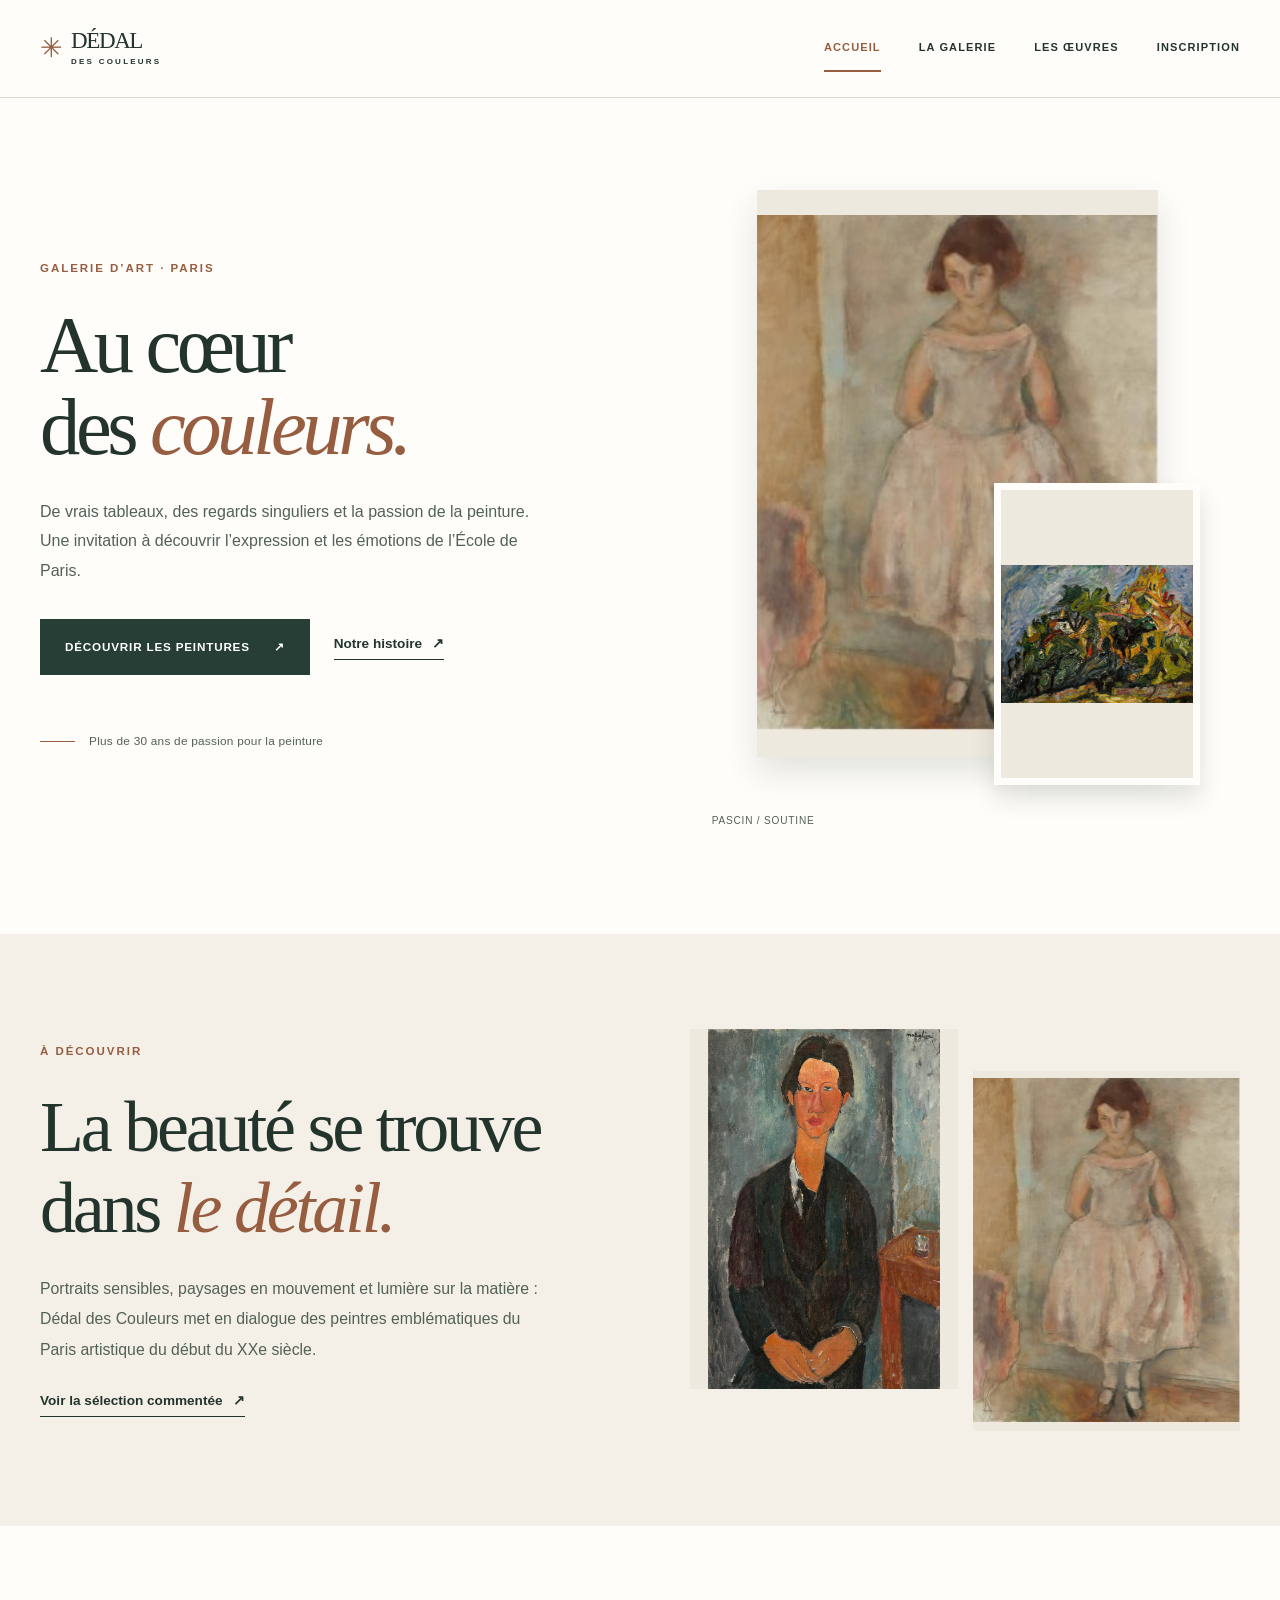
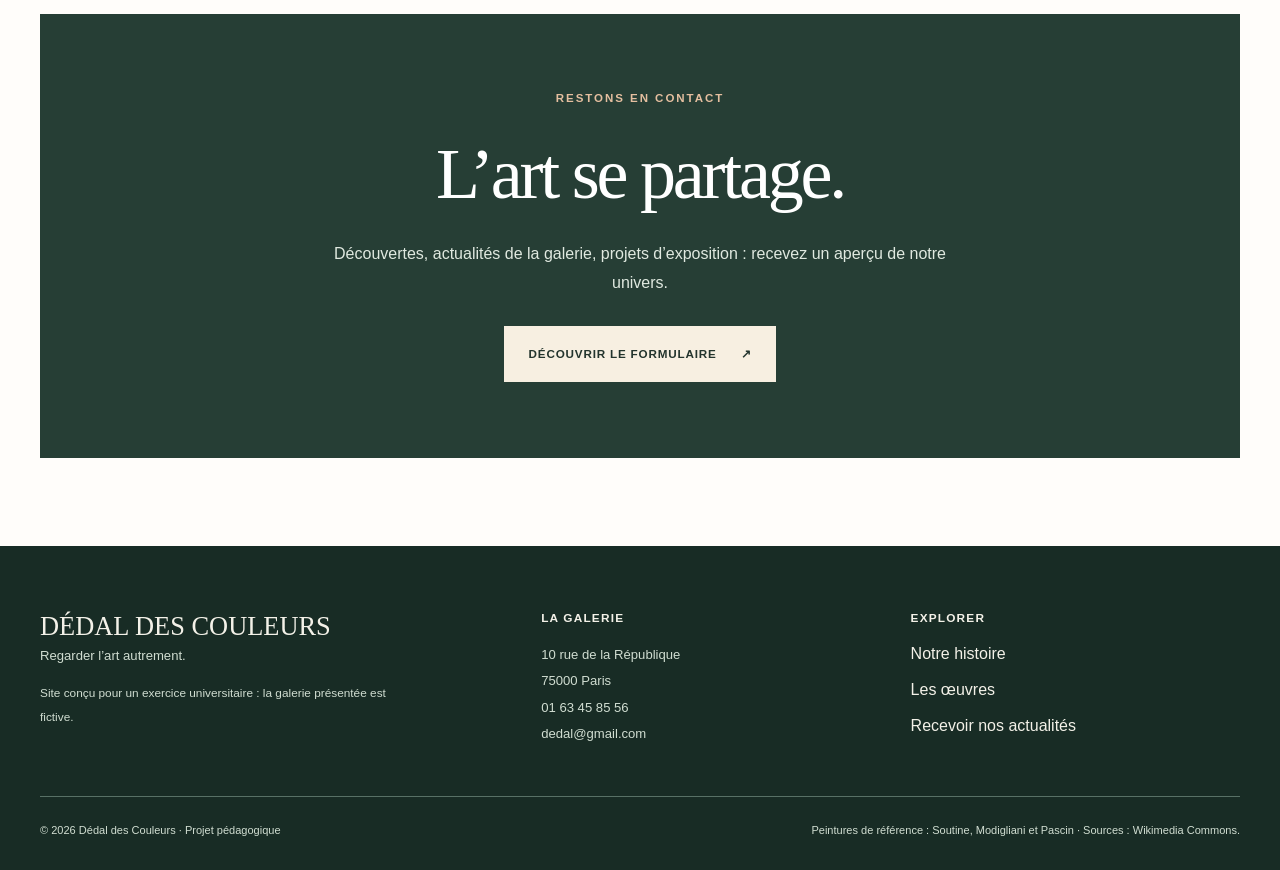
<file: index.html>
<!doctype html>
<html lang="fr">
<head>
  <meta charset="utf-8">
  <meta name="viewport" content="width=device-width, initial-scale=1">
  <meta name="description" content="Découvrez Dédal des Couleurs, galerie d’art fictive à Paris : vrais tableaux de Soutine, Modigliani et Pascin, histoire et couleurs.">
  <meta name="theme-color" content="#263e35">
  <meta name="color-scheme" content="light">
  <meta property="og:type" content="website">
  <meta property="og:locale" content="fr_FR">
  <meta property="og:site_name" content="Dédal des Couleurs">
  <meta property="og:title" content="Accueil | Dédal des Couleurs — Galerie d’art à Paris">
  <meta property="og:description" content="Découvrez Dédal des Couleurs, galerie d’art fictive à Paris : vrais tableaux de Soutine, Modigliani et Pascin, histoire et couleurs.">
  <title>Accueil | Dédal des Couleurs — Galerie d’art à Paris</title>
  <link rel="icon" href="images/favicon.svg" type="image/svg+xml">
  <link rel="stylesheet" href="css/styles.css">
  <script src="js/main.js" defer></script>
</head>
<body>
  <a class="skip-link" href="#contenu">Aller au contenu principal</a>
  <header class="site-header">
    <div class="header-inner container">
      <a class="brand" href="index.html" aria-label="Dédal des Couleurs : retour à l’accueil">
        <span class="brand-mark" aria-hidden="true">✳</span>
        <span class="brand-name">DÉDAL <small>DES COULEURS</small></span>
      </a>
      <button class="menu-toggle" type="button" aria-controls="navigation" aria-expanded="false" aria-label="Ouvrir le menu">
        <span class="menu-lines" aria-hidden="true"><span></span><span></span><span></span></span>
      </button>
      <nav class="navigation" id="navigation" aria-label="Navigation principale">
      <a href="index.html" aria-current="page">Accueil</a>
      <a href="galerie.html">La galerie</a>
      <a href="oeuvres.html">Les œuvres</a>
      <a href="inscription.html">Inscription</a>
      </nav>
    </div>
  </header>
  <main id="contenu">
    <section class="hero container" aria-labelledby="accueil-titre">
      <div class="hero-copy enter">
        <p class="eyebrow">Galerie d’art · Paris</p>
        <h1 id="accueil-titre">Au cœur<br>des <em>couleurs.</em></h1>
        <p class="lead">De vrais tableaux, des regards singuliers et la passion de la peinture. Une invitation à découvrir l’expression et les émotions de l’École de Paris.</p>
        <div class="hero-actions">
          <a class="button button-dark" href="oeuvres.html">Découvrir les peintures <span aria-hidden="true">↗</span></a>
          <a class="underlined-link" href="galerie.html">Notre histoire <span aria-hidden="true">↗</span></a>
        </div>
        <p class="hero-aside"><span class="hairline" aria-hidden="true"></span> Plus de 30 ans de passion pour la peinture</p>
      </div>
      <div class="hero-art enter-delayed">
        <figure class="hero-art-primary"><img data-art-file="portrait-jeune-fille-pascin.jpg" src="images/peintures/portrait-jeune-fille-pascin.jpg" width="268" height="346" alt="Jules Pascin, Portrait de jeune fille : portrait en pied aux teintes douces." fetchpriority="high"></figure>
        <figure class="hero-art-secondary"><img data-art-file="vue-de-ceret.jpg" src="images/peintures/vue-de-ceret.jpg" width="960" height="687" alt="Peinture de Soutine : paysage tourmenté de Céret aux touches épaisses vertes, bleues et ocre." loading="lazy" referrerpolicy="no-referrer"></figure>
        <p class="art-marker">PASCIN / SOUTINE</p>
      </div>
    </section>
    <section class="section-tint" aria-labelledby="decouvrir-titre">
      <div class="container discovery-grid">
        <div class="discovery-text">
          <p class="eyebrow">À découvrir</p>
          <h2 id="decouvrir-titre">La beauté se trouve<br>dans <em>le détail.</em></h2>
          <p>Portraits sensibles, paysages en mouvement et lumière sur la matière : Dédal des Couleurs met en dialogue des peintres emblématiques du Paris artistique du début du XXe siècle.</p>
          <a class="underlined-link" href="oeuvres.html">Voir la sélection commentée <span aria-hidden="true">↗</span></a>
        </div>
        <div class="discovery-art" role="group" aria-label="Deux reproductions de peintures historiques">
          <img data-art-file="portrait-de-soutine.jpg" src="images/peintures/portrait-de-soutine.jpg" width="960" height="1490" alt="Portrait peint de Chaïm Soutine par Modigliani : visage allongé et veste sombre sur fond gris bleu." loading="lazy" referrerpolicy="no-referrer">
          <img data-art-file="portrait-jeune-fille-pascin.jpg" src="images/peintures/portrait-jeune-fille-pascin.jpg" width="500" height="700" alt="Portrait de jeune fille réalisé par Pascin, peinture aux couleurs adoucies et contours esquissés." loading="lazy" referrerpolicy="no-referrer">
        </div>
      </div>
    </section>
    <section class="container invitation" aria-labelledby="invitation-titre">
      <p class="eyebrow">Restons en contact</p>
      <h2 id="invitation-titre">L’art se partage.</h2>
      <p>Découvertes, actualités de la galerie, projets d’exposition : recevez un aperçu de notre univers.</p>
      <a class="button button-light" href="inscription.html">Découvrir le formulaire <span aria-hidden="true">↗</span></a>
    </section>
  </main>
  <footer class="site-footer">
    <div class="container footer-grid">
      <div>
        <a class="footer-brand" href="index.html">DÉDAL DES COULEURS</a>
        <p>Regarder l’art autrement.</p>
        <p class="footer-note">Site conçu pour un exercice universitaire : la galerie présentée est fictive.</p>
      </div>
      <div>
        <h2>La galerie</h2>
        <address>10 rue de la République<br>75000 Paris<br>
          <a href="tel:+33163458556">01 63 45 85 56</a><br>
          <a href="mailto:dedal@gmail.com">dedal@gmail.com</a>
        </address>
      </div>
      <div>
        <h2>Explorer</h2>
        <ul>
          <li><a href="galerie.html">Notre histoire</a></li>
          <li><a href="oeuvres.html">Les œuvres</a></li>
          <li><a href="inscription.html">Recevoir nos actualités</a></li>
        </ul>
      </div>
    </div>
    <div class="container footer-bottom">
      <span>© 2026 Dédal des Couleurs · Projet pédagogique</span>
      <span>Peintures de référence : Soutine, Modigliani et Pascin · Sources : Wikimedia Commons.</span>
    </div>
  </footer>
</body>
</html>
</file>
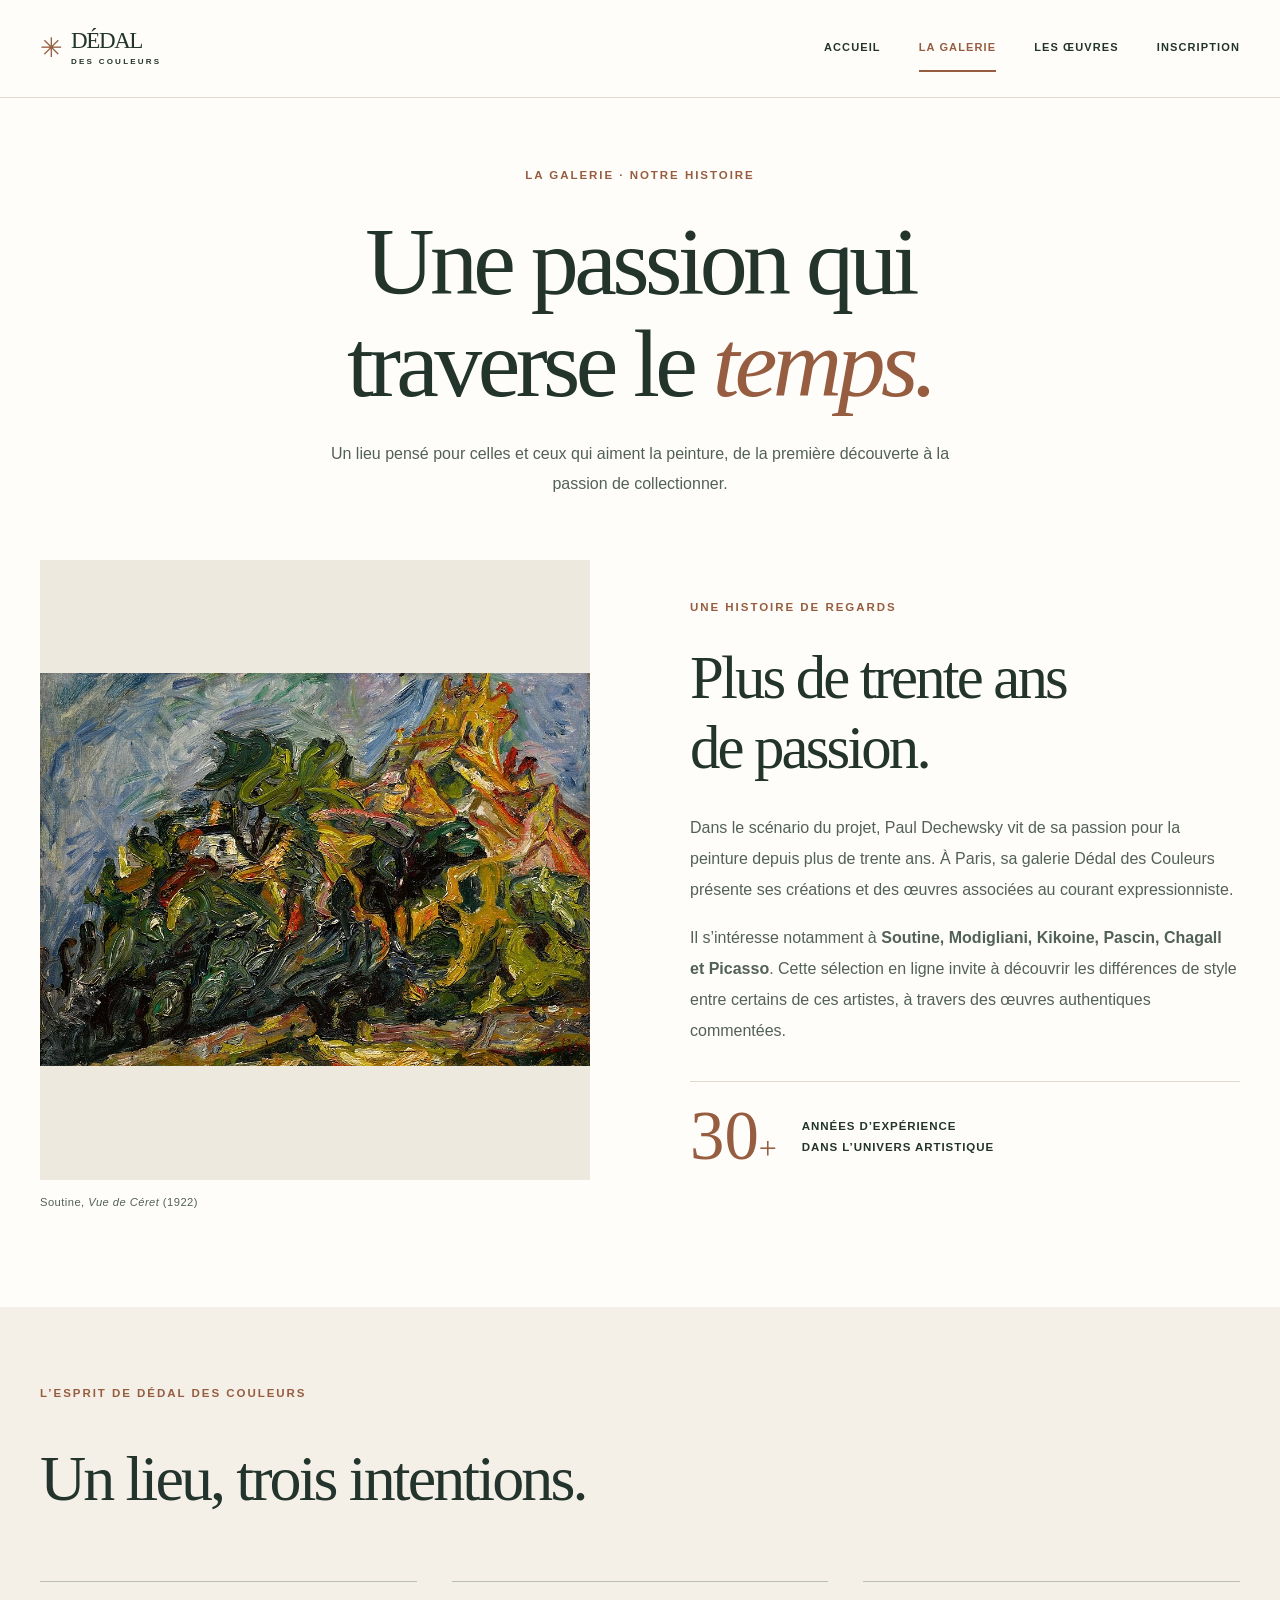
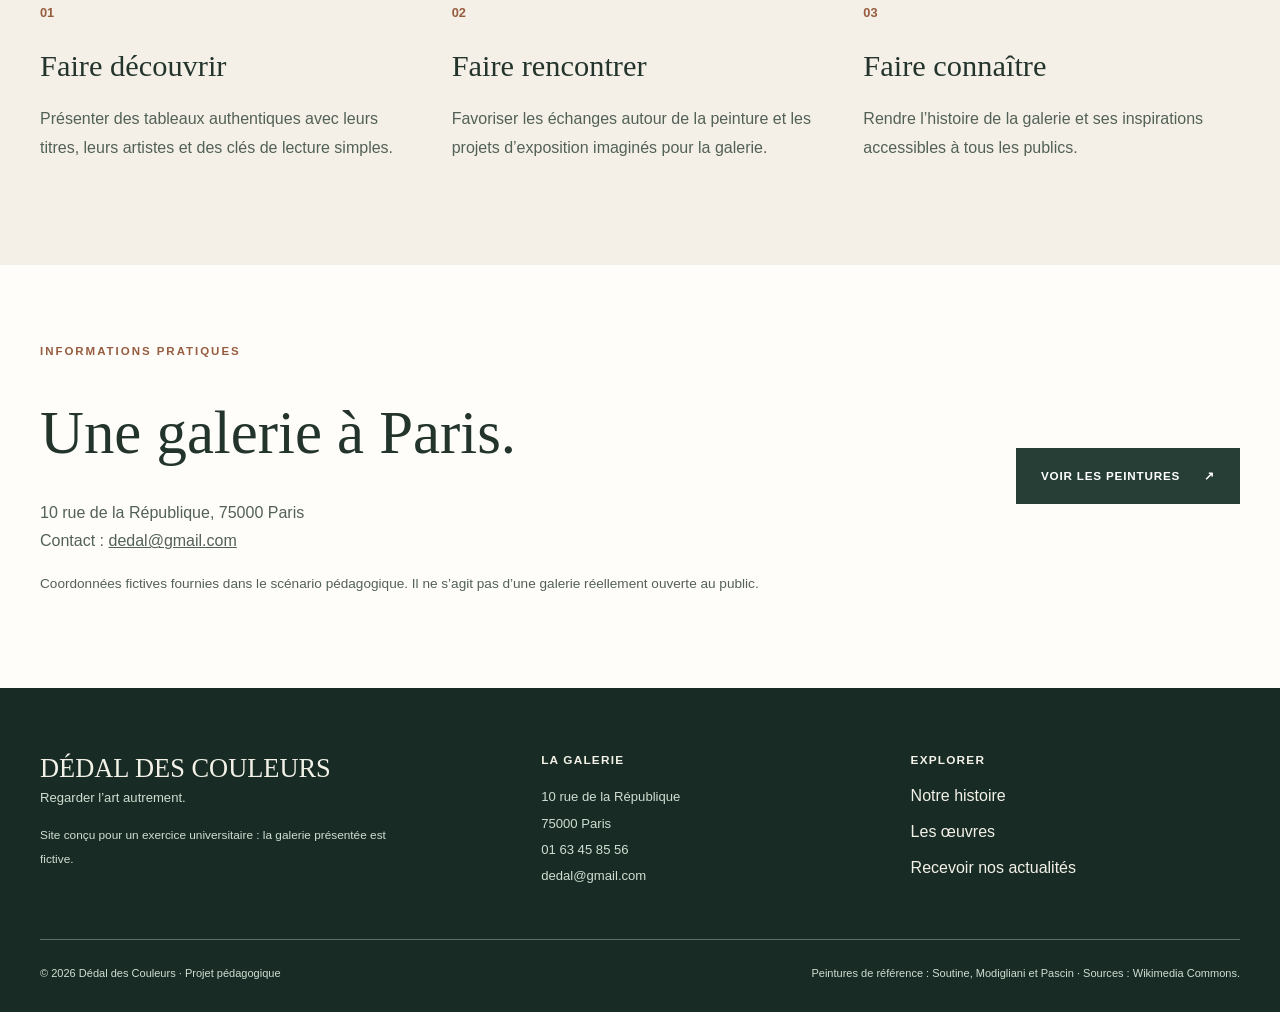
<file: galerie.html>
<!doctype html>
<html lang="fr">
<head>
  <meta charset="utf-8">
  <meta name="viewport" content="width=device-width, initial-scale=1">
  <meta name="description" content="Découvrez Paul Dechewsky, l’histoire de Dédal des Couleurs et sa passion pour la peinture depuis plus de trente ans.">
  <meta name="theme-color" content="#263e35">
  <meta name="color-scheme" content="light">
  <meta property="og:type" content="website">
  <meta property="og:locale" content="fr_FR">
  <meta property="og:site_name" content="Dédal des Couleurs">
  <meta property="og:title" content="La galerie | Dédal des Couleurs — Paris">
  <meta property="og:description" content="Découvrez Paul Dechewsky, l’histoire de Dédal des Couleurs et sa passion pour la peinture depuis plus de trente ans.">
  <title>La galerie | Dédal des Couleurs — Paris</title>
  <link rel="icon" href="images/favicon.svg" type="image/svg+xml">
  <link rel="stylesheet" href="css/styles.css">
  <script src="js/main.js" defer></script>
</head>
<body>
  <a class="skip-link" href="#contenu">Aller au contenu principal</a>
  <header class="site-header">
    <div class="header-inner container">
      <a class="brand" href="index.html" aria-label="Dédal des Couleurs : retour à l’accueil">
        <span class="brand-mark" aria-hidden="true">✳</span>
        <span class="brand-name">DÉDAL <small>DES COULEURS</small></span>
      </a>
      <button class="menu-toggle" type="button" aria-controls="navigation" aria-expanded="false" aria-label="Ouvrir le menu">
        <span class="menu-lines" aria-hidden="true"><span></span><span></span><span></span></span>
      </button>
      <nav class="navigation" id="navigation" aria-label="Navigation principale">
      <a href="index.html">Accueil</a>
      <a href="galerie.html" aria-current="page">La galerie</a>
      <a href="oeuvres.html">Les œuvres</a>
      <a href="inscription.html">Inscription</a>
      </nav>
    </div>
  </header>
  <main id="contenu">
    <section class="container page-heading" aria-labelledby="galerie-titre">
      <p class="eyebrow">La galerie · Notre histoire</p>
      <h1 id="galerie-titre">Une passion qui<br>traverse le <em>temps.</em></h1>
      <p>Un lieu pensé pour celles et ceux qui aiment la peinture, de la première découverte à la passion de collectionner.</p>
    </section>
    <section class="container about-grid" aria-labelledby="histoire-titre">
      <div class="about-art">
        <img data-art-file="vue-de-ceret.jpg" src="images/peintures/vue-de-ceret.jpg" width="960" height="687" alt="Peinture de Soutine : paysage tourmenté de Céret aux touches épaisses vertes, bleues et ocre." loading="lazy" referrerpolicy="no-referrer">
        <span class="art-label">Soutine, <em>Vue de Céret</em> (1922)</span>
      </div>
      <div class="about-story">
        <p class="eyebrow">Une histoire de regards</p>
        <h2 id="histoire-titre">Plus de trente ans<br>de passion.</h2>
        <p>Dans le scénario du projet, Paul Dechewsky vit de sa passion pour la peinture depuis plus de trente ans. À Paris, sa galerie Dédal des Couleurs présente ses créations et des œuvres associées au courant expressionniste.</p>
        <p>Il s’intéresse notamment à <strong>Soutine, Modigliani, Kikoine, Pascin, Chagall et Picasso</strong>. Cette sélection en ligne invite à découvrir les différences de style entre certains de ces artistes, à travers des œuvres authentiques commentées.</p>
        <div class="experience"><strong>30<span>+</span></strong><span>années d’expérience<br>dans l’univers artistique</span></div>
      </div>
    </section>
    <section class="section-tint values-section" aria-labelledby="valeurs-titre">
      <div class="container">
        <p class="eyebrow">L’esprit de Dédal des Couleurs</p>
        <h2 id="valeurs-titre">Un lieu, trois intentions.</h2>
        <div class="values-grid">
          <article><span class="item-number">01</span><h3>Faire découvrir</h3><p>Présenter des tableaux authentiques avec leurs titres, leurs artistes et des clés de lecture simples.</p></article>
          <article><span class="item-number">02</span><h3>Faire rencontrer</h3><p>Favoriser les échanges autour de la peinture et les projets d’exposition imaginés pour la galerie.</p></article>
          <article><span class="item-number">03</span><h3>Faire connaître</h3><p>Rendre l’histoire de la galerie et ses inspirations accessibles à tous les publics.</p></article>
        </div>
      </div>
    </section>
    <section class="container visit-section" aria-labelledby="visite-titre">
      <div><p class="eyebrow">Informations pratiques</p><h2 id="visite-titre">Une galerie à Paris.</h2>
        <p>10 rue de la République, 75000 Paris<br>Contact : <a href="mailto:dedal@gmail.com">dedal@gmail.com</a></p>
        <p class="small-note">Coordonnées fictives fournies dans le scénario pédagogique. Il ne s’agit pas d’une galerie réellement ouverte au public.</p>
      </div>
      <a class="button button-dark" href="oeuvres.html">Voir les peintures <span aria-hidden="true">↗</span></a>
    </section>
  </main>
  <footer class="site-footer">
    <div class="container footer-grid">
      <div>
        <a class="footer-brand" href="index.html">DÉDAL DES COULEURS</a>
        <p>Regarder l’art autrement.</p>
        <p class="footer-note">Site conçu pour un exercice universitaire : la galerie présentée est fictive.</p>
      </div>
      <div>
        <h2>La galerie</h2>
        <address>10 rue de la République<br>75000 Paris<br>
          <a href="tel:+33163458556">01 63 45 85 56</a><br>
          <a href="mailto:dedal@gmail.com">dedal@gmail.com</a>
        </address>
      </div>
      <div>
        <h2>Explorer</h2>
        <ul>
          <li><a href="galerie.html">Notre histoire</a></li>
          <li><a href="oeuvres.html">Les œuvres</a></li>
          <li><a href="inscription.html">Recevoir nos actualités</a></li>
        </ul>
      </div>
    </div>
    <div class="container footer-bottom">
      <span>© 2026 Dédal des Couleurs · Projet pédagogique</span>
      <span>Peintures de référence : Soutine, Modigliani et Pascin · Sources : Wikimedia Commons.</span>
    </div>
  </footer>
</body>
</html>
</file>
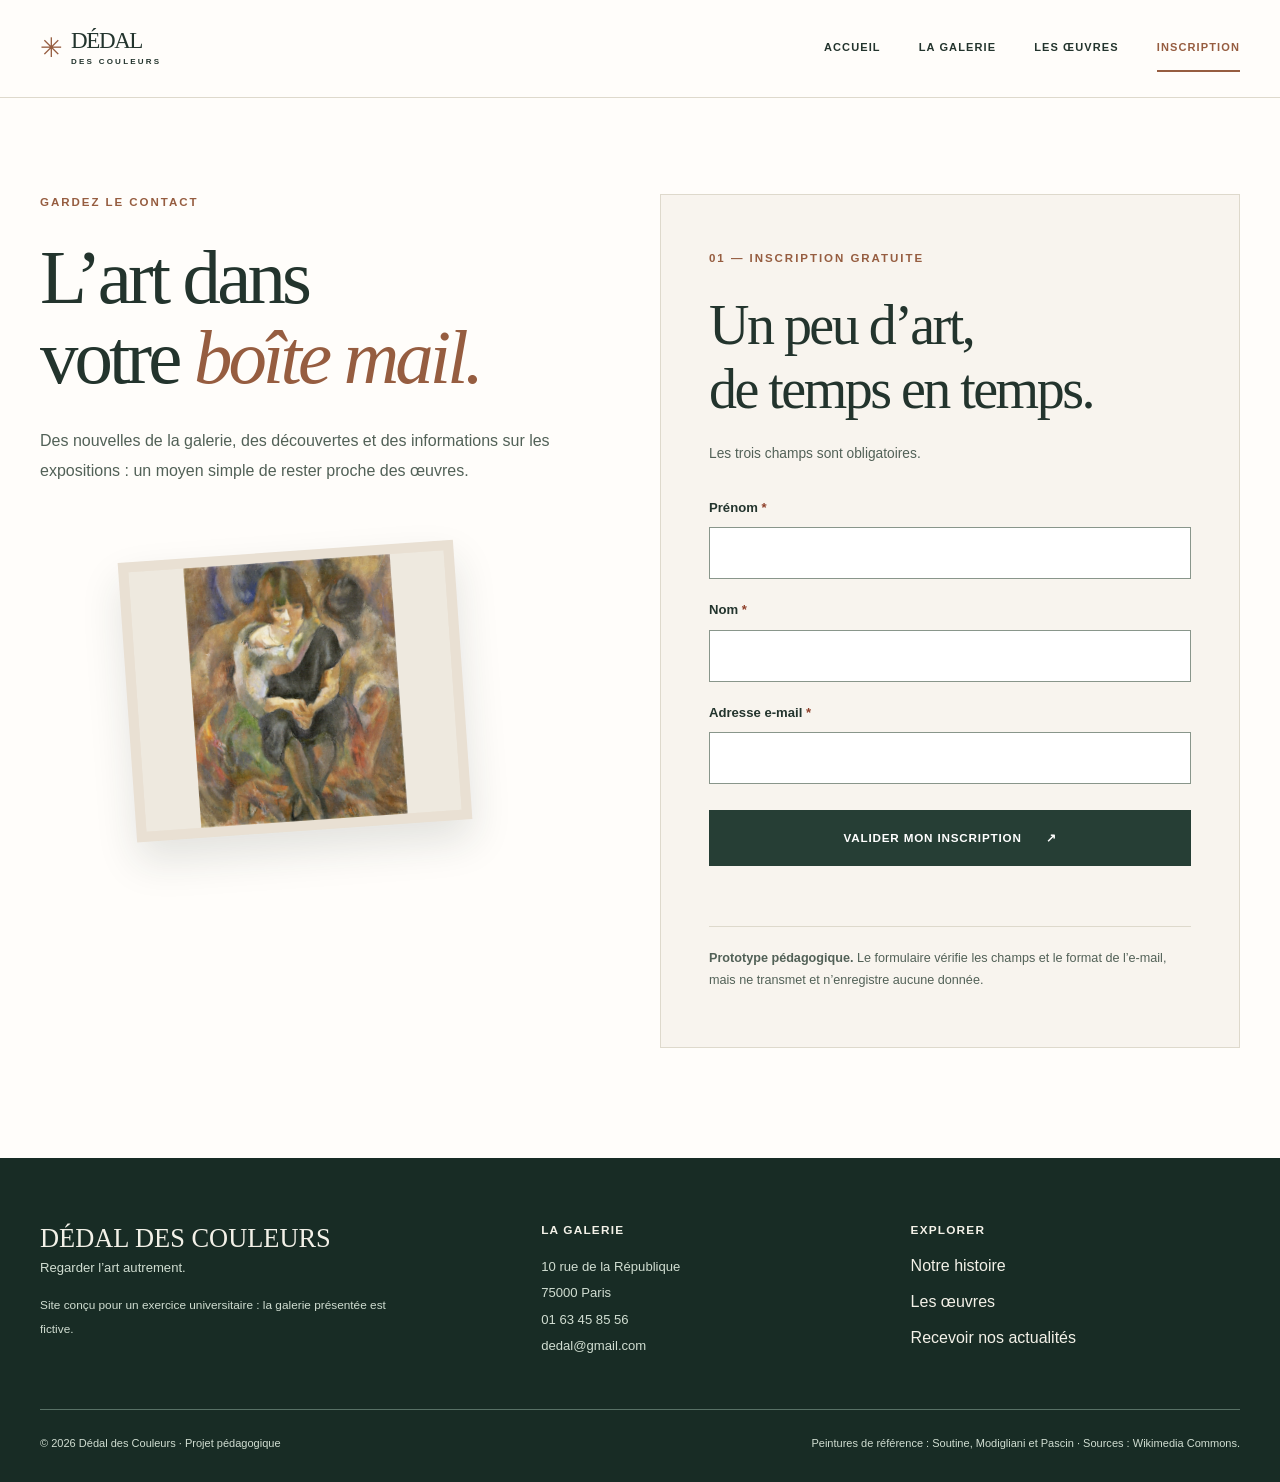
<file: inscription.html>
<!doctype html>
<html lang="fr">
<head>
  <meta charset="utf-8">
  <meta name="viewport" content="width=device-width, initial-scale=1">
  <meta name="description" content="Inscription gratuite aux actualités de Dédal des Couleurs : formulaire de démonstration avec vérification de l’adresse e-mail.">
  <meta name="theme-color" content="#263e35">
  <meta name="color-scheme" content="light">
  <meta property="og:type" content="website">
  <meta property="og:locale" content="fr_FR">
  <meta property="og:site_name" content="Dédal des Couleurs">
  <meta property="og:title" content="Inscription | Dédal des Couleurs — Actualités">
  <meta property="og:description" content="Inscription gratuite aux actualités de Dédal des Couleurs : formulaire de démonstration avec vérification de l’adresse e-mail.">
  <title>Inscription | Dédal des Couleurs — Actualités</title>
  <link rel="icon" href="images/favicon.svg" type="image/svg+xml">
  <link rel="stylesheet" href="css/styles.css">
  <script src="js/main.js" defer></script>
</head>
<body>
  <a class="skip-link" href="#contenu">Aller au contenu principal</a>
  <header class="site-header">
    <div class="header-inner container">
      <a class="brand" href="index.html" aria-label="Dédal des Couleurs : retour à l’accueil">
        <span class="brand-mark" aria-hidden="true">✳</span>
        <span class="brand-name">DÉDAL <small>DES COULEURS</small></span>
      </a>
      <button class="menu-toggle" type="button" aria-controls="navigation" aria-expanded="false" aria-label="Ouvrir le menu">
        <span class="menu-lines" aria-hidden="true"><span></span><span></span><span></span></span>
      </button>
      <nav class="navigation" id="navigation" aria-label="Navigation principale">
      <a href="index.html">Accueil</a>
      <a href="galerie.html">La galerie</a>
      <a href="oeuvres.html">Les œuvres</a>
      <a href="inscription.html" aria-current="page">Inscription</a>
      </nav>
    </div>
  </header>
  <main id="contenu">
    <section class="container signup-grid" aria-labelledby="inscription-titre">
      <div class="signup-intro">
        <p class="eyebrow">Gardez le contact</p>
        <h1 id="inscription-titre">L’art dans<br>votre <em>boîte mail.</em></h1>
        <p>Des nouvelles de la galerie, des découvertes et des informations sur les expositions : un moyen simple de rester proche des œuvres.</p>
        <div class="signup-art"><img data-art-file="lucy-avec-fourrure-pascin.jpg" src="images/peintures/lucy-avec-fourrure-pascin.jpg" width="612" height="768" alt="Portrait de Lucy avec une fourrure par Jules Pascin, peinture dans des tons naturels." loading="lazy" referrerpolicy="no-referrer"></div>
      </div>
      <div class="form-card">
        <p class="eyebrow">01 — Inscription gratuite</p>
        <h2>Un peu d’art,<br>de temps en temps.</h2>
        <p class="form-intro">Les trois champs sont obligatoires.</p>
        <form id="inscription-form" method="post" novalidate>
          <div class="field">
            <label for="prenom">Prénom <span aria-hidden="true">*</span></label>
            <input id="prenom" name="prenom" type="text" autocomplete="given-name" minlength="2" maxlength="60" required aria-describedby="erreur-prenom">
            <p class="field-error" id="erreur-prenom" aria-live="polite"></p>
          </div>
          <div class="field">
            <label for="nom">Nom <span aria-hidden="true">*</span></label>
            <input id="nom" name="nom" type="text" autocomplete="family-name" minlength="2" maxlength="60" required aria-describedby="erreur-nom">
            <p class="field-error" id="erreur-nom" aria-live="polite"></p>
          </div>
          <div class="field">
            <label for="email">Adresse e-mail <span aria-hidden="true">*</span></label>
            <input id="email" name="email" type="email" autocomplete="email" maxlength="120" required aria-describedby="erreur-email">
            <p class="field-error" id="erreur-email" aria-live="polite"></p>
          </div>
          <button class="button button-dark form-button" type="submit">Valider mon inscription <span aria-hidden="true">↗</span></button>
          <p class="form-message" id="message-formulaire" role="status" aria-live="polite"></p>
        </form>
        <p class="form-disclaimer"><strong>Prototype pédagogique.</strong> Le formulaire vérifie les champs et le format de l’e-mail, mais ne transmet et n’enregistre aucune donnée.</p>
      </div>
    </section>
  </main>
  <footer class="site-footer">
    <div class="container footer-grid">
      <div>
        <a class="footer-brand" href="index.html">DÉDAL DES COULEURS</a>
        <p>Regarder l’art autrement.</p>
        <p class="footer-note">Site conçu pour un exercice universitaire : la galerie présentée est fictive.</p>
      </div>
      <div>
        <h2>La galerie</h2>
        <address>10 rue de la République<br>75000 Paris<br>
          <a href="tel:+33163458556">01 63 45 85 56</a><br>
          <a href="mailto:dedal@gmail.com">dedal@gmail.com</a>
        </address>
      </div>
      <div>
        <h2>Explorer</h2>
        <ul>
          <li><a href="galerie.html">Notre histoire</a></li>
          <li><a href="oeuvres.html">Les œuvres</a></li>
          <li><a href="inscription.html">Recevoir nos actualités</a></li>
        </ul>
      </div>
    </div>
    <div class="container footer-bottom">
      <span>© 2026 Dédal des Couleurs · Projet pédagogique</span>
      <span>Peintures de référence : Soutine, Modigliani et Pascin · Sources : Wikimedia Commons.</span>
    </div>
  </footer>
</body>
</html>
</file>
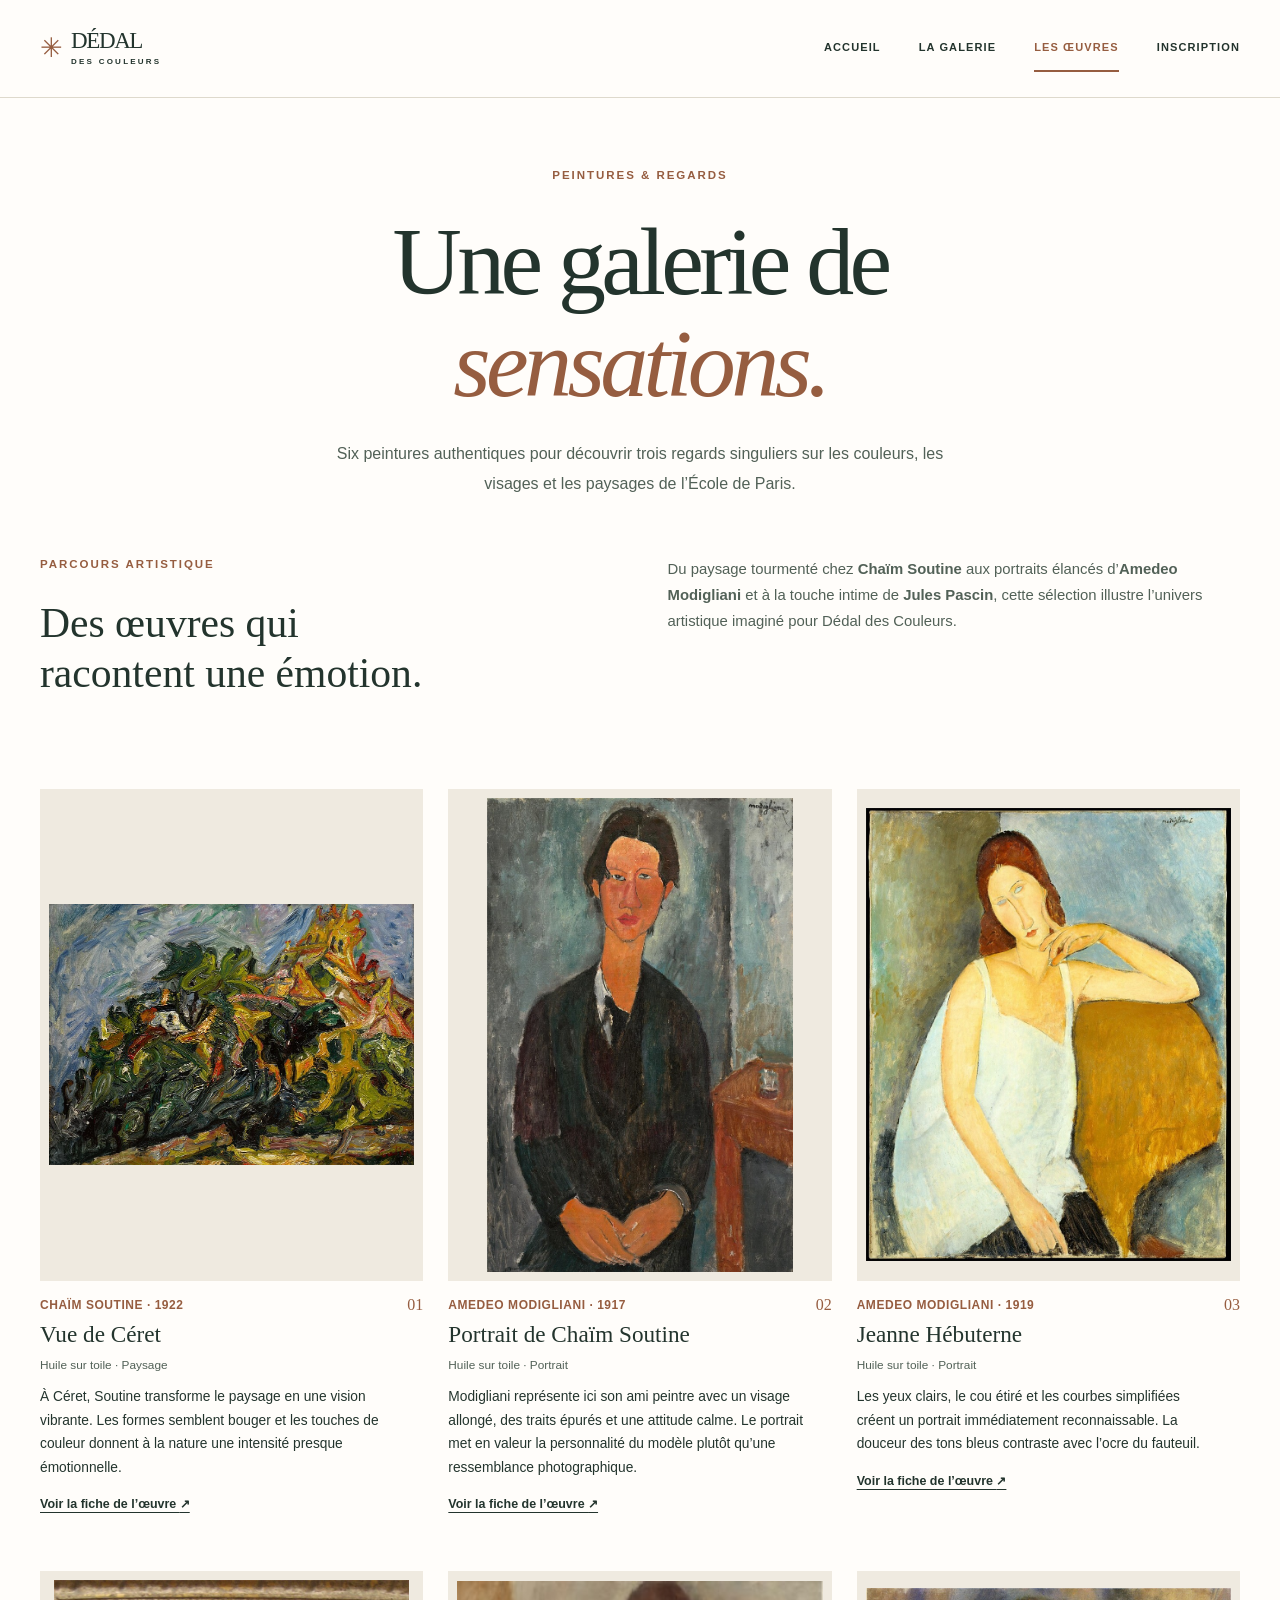
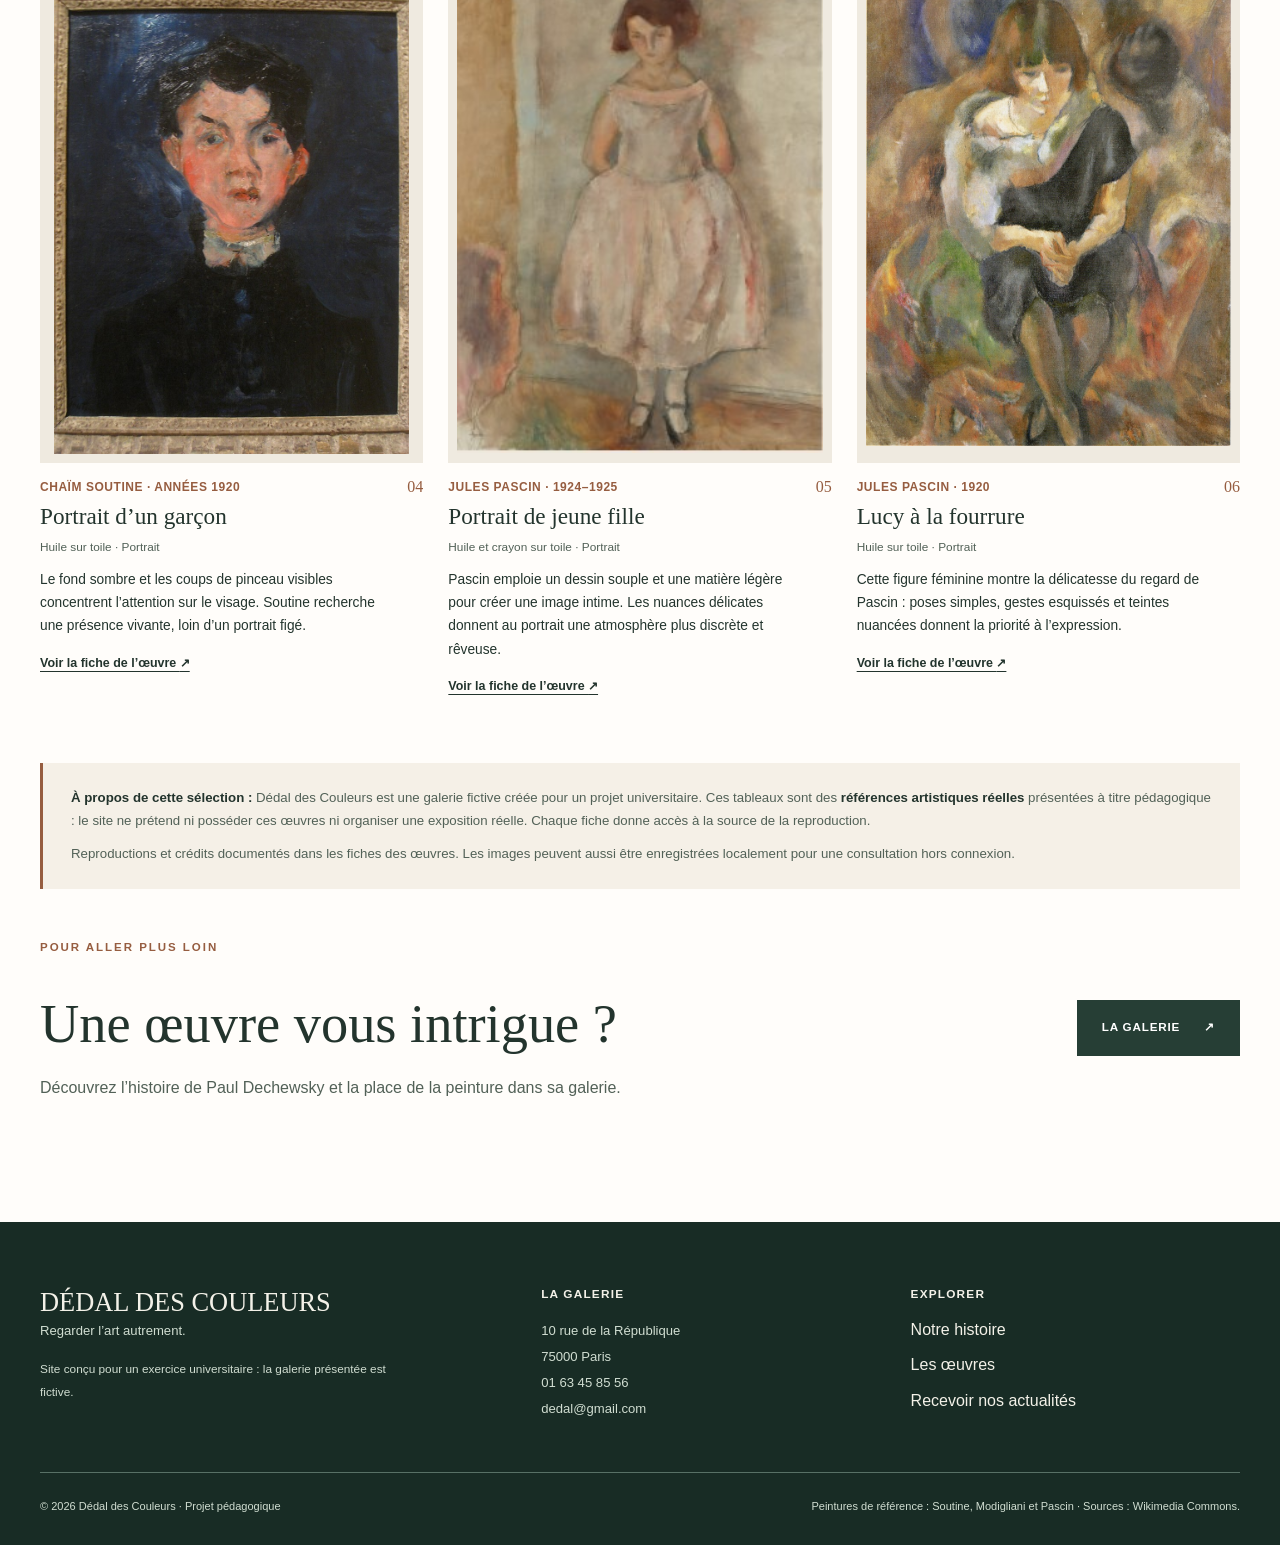
<file: oeuvres.html>
<!doctype html>
<html lang="fr">
<head>
  <meta charset="utf-8">
  <meta name="viewport" content="width=device-width, initial-scale=1">
  <meta name="description" content="Découvrez six peintures authentiques de Soutine, Modigliani et Pascin : titres, dates, analyses courtes et sources documentées.">
  <meta name="theme-color" content="#263e35">
  <meta name="color-scheme" content="light">
  <meta property="og:type" content="website">
  <meta property="og:locale" content="fr_FR">
  <meta property="og:site_name" content="Dédal des Couleurs">
  <meta property="og:title" content="Les œuvres | Dédal des Couleurs — Peintures authentiques">
  <meta property="og:description" content="Découvrez six peintures authentiques de Soutine, Modigliani et Pascin : titres, dates, analyses courtes et sources documentées.">
  <title>Les œuvres | Dédal des Couleurs — Peintures authentiques</title>
  <link rel="icon" href="images/favicon.svg" type="image/svg+xml">
  <link rel="stylesheet" href="css/styles.css">
  <script src="js/main.js" defer></script>
</head>
<body>
  <a class="skip-link" href="#contenu">Aller au contenu principal</a>
  <header class="site-header">
    <div class="header-inner container">
      <a class="brand" href="index.html" aria-label="Dédal des Couleurs : retour à l’accueil">
        <span class="brand-mark" aria-hidden="true">✳</span>
        <span class="brand-name">DÉDAL <small>DES COULEURS</small></span>
      </a>
      <button class="menu-toggle" type="button" aria-controls="navigation" aria-expanded="false" aria-label="Ouvrir le menu">
        <span class="menu-lines" aria-hidden="true"><span></span><span></span><span></span></span>
      </button>
      <nav class="navigation" id="navigation" aria-label="Navigation principale">
      <a href="index.html">Accueil</a>
      <a href="galerie.html">La galerie</a>
      <a href="oeuvres.html" aria-current="page">Les œuvres</a>
      <a href="inscription.html">Inscription</a>
      </nav>
    </div>
  </header>
  <main id="contenu">
    <section class="container page-heading collection-heading" aria-labelledby="oeuvres-titre">
      <p class="eyebrow">Peintures &amp; regards</p>
      <h1 id="oeuvres-titre">Une galerie de<br><em>sensations.</em></h1>
      <p>Six peintures authentiques pour découvrir trois regards singuliers sur les couleurs, les visages et les paysages de l’École de Paris.</p>
    </section>
    <section class="container selection-intro" aria-labelledby="selection-titre">
      <div><p class="eyebrow">Parcours artistique</p><h2 id="selection-titre">Des œuvres qui racontent une émotion.</h2></div>
      <p>Du paysage tourmenté chez <strong>Chaïm Soutine</strong> aux portraits élancés d’<strong>Amedeo Modigliani</strong> et à la touche intime de <strong>Jules Pascin</strong>, cette sélection illustre l’univers artistique imaginé pour Dédal des Couleurs.</p>
    </section>
    <section class="container art-grid" aria-label="Six peintures authentiques avec titres, artistes et commentaires">
      <article class="art-card">
        <div class="art-card-media"><a href="https://commons.wikimedia.org/wiki/File:Cha%C3%AFm_Soutine_-_Vue_de_C%C3%A9ret.jpg" aria-label="Voir la source et les droits de Vue de Céret"><img data-art-file="vue-de-ceret.jpg" src="images/peintures/vue-de-ceret.jpg" width="960" height="687" alt="Peinture de Soutine : paysage tourmenté de Céret aux touches épaisses vertes, bleues et ocre." loading="lazy" referrerpolicy="no-referrer"></a></div>
        <div class="art-card-details"><div>
          <p class="art-artist">Chaïm Soutine <span aria-hidden="true">·</span> 1922</p>
          <h2>Vue de Céret</h2>
          <p class="art-medium">Huile sur toile · Paysage</p>
          <p class="art-description">À Céret, Soutine transforme le paysage en une vision vibrante. Les formes semblent bouger et les touches de couleur donnent à la nature une intensité presque émotionnelle.</p>
          <a class="art-source" href="https://commons.wikimedia.org/wiki/File:Cha%C3%AFm_Soutine_-_Vue_de_C%C3%A9ret.jpg">Voir la fiche de l’œuvre <span aria-hidden="true">↗</span></a>
        </div><span class="art-index">01</span></div>
      </article>
      <article class="art-card">
        <div class="art-card-media"><a href="https://commons.wikimedia.org/wiki/File:Amedeo_Modigliani_-_Chaim_Soutine_(1917).jpg" aria-label="Voir la source et les droits de Portrait de Chaïm Soutine"><img data-art-file="portrait-de-soutine.jpg" src="images/peintures/portrait-de-soutine.jpg" width="960" height="1490" alt="Portrait peint de Chaïm Soutine par Modigliani : visage allongé et veste sombre sur fond gris bleu." loading="lazy" referrerpolicy="no-referrer"></a></div>
        <div class="art-card-details"><div>
          <p class="art-artist">Amedeo Modigliani <span aria-hidden="true">·</span> 1917</p>
          <h2>Portrait de Chaïm Soutine</h2>
          <p class="art-medium">Huile sur toile · Portrait</p>
          <p class="art-description">Modigliani représente ici son ami peintre avec un visage allongé, des traits épurés et une attitude calme. Le portrait met en valeur la personnalité du modèle plutôt qu’une ressemblance photographique.</p>
          <a class="art-source" href="https://commons.wikimedia.org/wiki/File:Amedeo_Modigliani_-_Chaim_Soutine_(1917).jpg">Voir la fiche de l’œuvre <span aria-hidden="true">↗</span></a>
        </div><span class="art-index">02</span></div>
      </article>
      <article class="art-card">
        <div class="art-card-media"><a href="https://commons.wikimedia.org/wiki/File:Jeanne_H%C3%A9buterne_(1898%E2%80%931920)_MET_DT2180.jpg" aria-label="Voir la source et les droits de Jeanne Hébuterne"><img data-art-file="jeanne-hebuterne-modigliani.jpg" src="images/peintures/jeanne-hebuterne-modigliani.jpg" width="960" height="1189" alt="Peinture de Modigliani : Jeanne Hébuterne assise, en robe claire, la tête inclinée sur fond bleu gris." loading="lazy" referrerpolicy="no-referrer"></a></div>
        <div class="art-card-details"><div>
          <p class="art-artist">Amedeo Modigliani <span aria-hidden="true">·</span> 1919</p>
          <h2>Jeanne Hébuterne</h2>
          <p class="art-medium">Huile sur toile · Portrait</p>
          <p class="art-description">Les yeux clairs, le cou étiré et les courbes simplifiées créent un portrait immédiatement reconnaissable. La douceur des tons bleus contraste avec l’ocre du fauteuil.</p>
          <a class="art-source" href="https://commons.wikimedia.org/wiki/File:Jeanne_H%C3%A9buterne_(1898%E2%80%931920)_MET_DT2180.jpg">Voir la fiche de l’œuvre <span aria-hidden="true">↗</span></a>
        </div><span class="art-index">03</span></div>
      </article>
      <article class="art-card">
        <div class="art-card-media"><a href="https://commons.wikimedia.org/wiki/File:Portrait_of_a_Boy_by_Chaim_Soutine%2C_1920s_-_Worcester_Art_Museum_-_IMG_7127.JPG" aria-label="Voir la source et les droits de Portrait d’un garçon"><img data-art-file="portrait-garcon-soutine.jpg" src="images/peintures/portrait-garcon-soutine.jpg" width="576" height="768" alt="Portrait d’un jeune garçon par Soutine avec des joues rosées et un fond bleu sombre." loading="lazy" referrerpolicy="no-referrer"></a></div>
        <div class="art-card-details"><div>
          <p class="art-artist">Chaïm Soutine <span aria-hidden="true">·</span> Années 1920</p>
          <h2>Portrait d’un garçon</h2>
          <p class="art-medium">Huile sur toile · Portrait</p>
          <p class="art-description">Le fond sombre et les coups de pinceau visibles concentrent l’attention sur le visage. Soutine recherche une présence vivante, loin d’un portrait figé.</p>
          <a class="art-source" href="https://commons.wikimedia.org/wiki/File:Portrait_of_a_Boy_by_Chaim_Soutine%2C_1920s_-_Worcester_Art_Museum_-_IMG_7127.JPG">Voir la fiche de l’œuvre <span aria-hidden="true">↗</span></a>
        </div><span class="art-index">04</span></div>
      </article>
      <article class="art-card">
        <div class="art-card-media"><a href="https://commons.wikimedia.org/wiki/File:PORTRAIT_DE_JEUNE_FILLE_-_Jules_Pascin.PNG" aria-label="Voir la source et les droits de Portrait de jeune fille"><img data-art-file="portrait-jeune-fille-pascin.jpg" src="images/peintures/portrait-jeune-fille-pascin.jpg" width="500" height="700" alt="Portrait de jeune fille réalisé par Pascin, peinture aux couleurs adoucies et contours esquissés." loading="lazy" referrerpolicy="no-referrer"></a></div>
        <div class="art-card-details"><div>
          <p class="art-artist">Jules Pascin <span aria-hidden="true">·</span> 1924–1925</p>
          <h2>Portrait de jeune fille</h2>
          <p class="art-medium">Huile et crayon sur toile · Portrait</p>
          <p class="art-description">Pascin emploie un dessin souple et une matière légère pour créer une image intime. Les nuances délicates donnent au portrait une atmosphère plus discrète et rêveuse.</p>
          <a class="art-source" href="https://commons.wikimedia.org/wiki/File:PORTRAIT_DE_JEUNE_FILLE_-_Jules_Pascin.PNG">Voir la fiche de l’œuvre <span aria-hidden="true">↗</span></a>
        </div><span class="art-index">05</span></div>
      </article>
      <article class="art-card">
        <div class="art-card-media"><a href="https://commons.wikimedia.org/wiki/File:JulesPascin-1920-Lucy_with_Fur.png" aria-label="Voir la source et les droits de Lucy à la fourrure"><img data-art-file="lucy-avec-fourrure-pascin.jpg" src="images/peintures/lucy-avec-fourrure-pascin.jpg" width="612" height="768" alt="Portrait de Lucy avec une fourrure par Jules Pascin, peinture dans des tons naturels." loading="lazy" referrerpolicy="no-referrer"></a></div>
        <div class="art-card-details"><div>
          <p class="art-artist">Jules Pascin <span aria-hidden="true">·</span> 1920</p>
          <h2>Lucy à la fourrure</h2>
          <p class="art-medium">Huile sur toile · Portrait</p>
          <p class="art-description">Cette figure féminine montre la délicatesse du regard de Pascin : poses simples, gestes esquissés et teintes nuancées donnent la priorité à l’expression.</p>
          <a class="art-source" href="https://commons.wikimedia.org/wiki/File:JulesPascin-1920-Lucy_with_Fur.png">Voir la fiche de l’œuvre <span aria-hidden="true">↗</span></a>
        </div><span class="art-index">06</span></div>
      </article>
    </section>
    <aside class="container disclaimer-art" aria-label="Statut des peintures">
      <p><strong>À propos de cette sélection :</strong> Dédal des Couleurs est une galerie fictive créée pour un projet universitaire. Ces tableaux sont des <strong>références artistiques réelles</strong> présentées à titre pédagogique : le site ne prétend ni posséder ces œuvres ni organiser une exposition réelle. Chaque fiche donne accès à la source de la reproduction.</p>
      <p class="image-connection-note">Reproductions et crédits documentés dans les fiches des œuvres. Les images peuvent aussi être enregistrées localement pour une consultation hors connexion.</p>
    </aside>
    <section class="container art-outro">
      <div><p class="eyebrow">Pour aller plus loin</p><h2>Une œuvre vous intrigue&nbsp;?</h2><p>Découvrez l’histoire de Paul Dechewsky et la place de la peinture dans sa galerie.</p></div>
      <a class="button button-dark" href="galerie.html">La galerie <span aria-hidden="true">↗</span></a>
    </section>
  </main>
  <footer class="site-footer">
    <div class="container footer-grid">
      <div>
        <a class="footer-brand" href="index.html">DÉDAL DES COULEURS</a>
        <p>Regarder l’art autrement.</p>
        <p class="footer-note">Site conçu pour un exercice universitaire : la galerie présentée est fictive.</p>
      </div>
      <div>
        <h2>La galerie</h2>
        <address>10 rue de la République<br>75000 Paris<br>
          <a href="tel:+33163458556">01 63 45 85 56</a><br>
          <a href="mailto:dedal@gmail.com">dedal@gmail.com</a>
        </address>
      </div>
      <div>
        <h2>Explorer</h2>
        <ul>
          <li><a href="galerie.html">Notre histoire</a></li>
          <li><a href="oeuvres.html">Les œuvres</a></li>
          <li><a href="inscription.html">Recevoir nos actualités</a></li>
        </ul>
      </div>
    </div>
    <div class="container footer-bottom">
      <span>© 2026 Dédal des Couleurs · Projet pédagogique</span>
      <span>Peintures de référence : Soutine, Modigliani et Pascin · Sources : Wikimedia Commons.</span>
    </div>
  </footer>
</body>
</html>
</file>
<file: css/styles.css>
/*
  DÉDAL DES COULEURS — Intégration HTML / CSS
  Approche mobile-first. Les variables reproduisent la direction graphique
  du prototype Figma (vert profond, blanc cassé, ocre, typographie éditoriale).
*/
:root {
  color-scheme: light;
  --paper: #fffdfa;
  --ink: #23342d;
  --pine: #263e35;
  --pine-dark: #182c25;
  --cream: #f5f0e7;
  --ochre: #965d40;
  --muted: #526157;
  --line: #ded9cc;
  --serif: Georgia, "Times New Roman", serif;
  --sans: "Segoe UI", Arial, Helvetica, sans-serif;
  --radius: 0;
  --width: 1200px;
}

/* Base et accessibilité */
*, *::before, *::after { box-sizing: border-box; }
html { scroll-behavior: smooth; }
body { margin: 0; background: var(--paper); color: var(--ink); font-family: var(--sans); line-height: 1.55; }
img { display: block; max-width: 100%; height: auto; }
a { color: inherit; }
button, input { font: inherit; }
button { cursor: pointer; }
a, button, input { -webkit-tap-highlight-color: transparent; }
:focus-visible { outline: 3px solid #a66343; outline-offset: 4px; }
::selection { background: #e9cbb5; color: #17251e; }
.container { width: min(var(--width), calc(100% - 40px)); margin-inline: auto; }
.skip-link { position: absolute; z-index: 1000; top: -100px; left: 12px; padding: 12px 20px; color: #fff; background: #182c25; }
.skip-link:focus { top: 10px; }

/* En-tête et navigation : fonctionnels sur toutes les pages */
.site-header { position: relative; z-index: 50; background: var(--paper); border-bottom: 1px solid var(--line); }
.header-inner { min-height: 76px; display: flex; align-items: center; justify-content: space-between; gap: 18px; flex-wrap: wrap; }
.brand { display: inline-flex; align-items: center; gap: 8px; min-width: 0; text-decoration: none; }
.brand-mark { color: var(--ochre); font-size: 27px; line-height: 1; }
.brand-name { font: 400 19px/1 var(--serif); letter-spacing: -.06em; white-space: nowrap; }
.brand-name small { display: block; font: 600 8px/1.3 var(--sans); letter-spacing: .28em; margin-top: 5px; }
.menu-toggle { display: none; width: 44px; height: 44px; align-items: center; justify-content: center; padding: 8px; border: 1px solid #879389; background: transparent; color: var(--ink); }
.menu-lines { display: flex; flex-direction: column; gap: 5px; }
.menu-lines > span { display: block; width: 21px; height: 2px; background: currentColor; transition: transform .2s ease, opacity .2s ease; }
.has-js .menu-toggle { display: flex; }
.has-js .menu-toggle[aria-expanded="true"] .menu-lines span:first-child { transform: translateY(7px) rotate(45deg); }
.has-js .menu-toggle[aria-expanded="true"] .menu-lines span:nth-child(2) { opacity: 0; }
.has-js .menu-toggle[aria-expanded="true"] .menu-lines span:last-child { transform: translateY(-7px) rotate(-45deg); }
.navigation { flex-basis: 100%; display: flex; flex-direction: column; width: 100%; padding: 0 0 12px; }
.navigation a { display: block; padding: 12px 0; border-bottom: 1px solid var(--line); text-decoration: none; font-size: .79rem; font-weight: 650; letter-spacing: .085em; text-transform: uppercase; }
.navigation a:hover, .navigation a[aria-current="page"] { color: var(--ochre); }
.has-js .navigation { display: none; }
.has-js .navigation.is-open { display: flex; }

/* Composants communs */
.eyebrow { margin: 0 0 26px; color: var(--ochre); font-size: .72rem; letter-spacing: .17em; font-weight: 700; text-transform: uppercase; }
h1, h2, h3, p, figure { margin-top: 0; }
h1, h2, h3 { text-wrap: balance; }
h1, h2, h3 { font-family: var(--serif); font-weight: 400; }
h1 em, h2 em { color: var(--ochre); font-weight: 400; }
.lead { color: var(--muted); font-size: 1rem; line-height: 1.83; }
.button { display: inline-flex; align-items: center; justify-content: center; gap: 24px; min-height: 56px; max-width: 100%; padding: 16px 24px; border: 1px solid transparent; border-radius: var(--radius); text-decoration: none; font-size: .73rem; line-height: 1.4; font-weight: 700; letter-spacing: .07em; text-transform: uppercase; text-align: center; transition: background-color .2s ease, transform .2s ease; }
.button:hover { transform: translateY(-2px); }
.button-dark { color: #fff; background: var(--pine); }
.button-dark:hover { background: #35594a; }
.button-light { color: var(--ink); background: #f7efe1; }
.button-light:hover { background: #fff; }
.underlined-link { display: inline-flex; gap: 10px; padding-bottom: 5px; border-bottom: 1px solid currentColor; text-decoration: none; font-size: .85rem; font-weight: 700; }
.underlined-link:hover { color: var(--ochre); }
.section-tint { background: var(--cream); }
.small-note { font-size: .85rem; color: var(--muted); }

/* Page d'accueil */
.hero { display: grid; gap: 48px; padding-block: 70px 100px; }
.hero-copy { align-self: center; }
.hero h1 { margin-bottom: 29px; font-size: clamp(3.55rem, 12vw, 6rem); line-height: 1.02; letter-spacing: -.055em; }
.hero .lead { max-width: 520px; margin-bottom: 0; }
.hero-actions { display: flex; align-items: center; flex-wrap: wrap; gap: 24px; margin-top: 34px; }
.hero-aside { display: flex; align-items: center; gap: 14px; margin: 57px 0 0; color: var(--muted); font-size: .74rem; letter-spacing: .02em; }
.hairline { flex: 0 0 35px; height: 1px; background: var(--ochre); }
.hero-art { position: relative; height: 440px; }
.hero-art-primary { position: absolute; left: 6%; top: 0; width: 72%; height: 90%; box-shadow: 0 15px 30px #15271c20; }
.hero-art-secondary { position: absolute; right: 0; bottom: 3%; width: 37%; height: 48%; border: 7px solid var(--paper); box-shadow: 0 13px 22px #15271c22; }
.hero-art img { width: 100%; height: 100%; object-fit: cover; }
.art-marker { position: absolute; left: 5%; bottom: -9px; margin: 0; color: var(--muted); font-size: .63rem; letter-spacing: .08em; }
.discovery-grid { display: grid; gap: 36px; align-items: center; padding-block: 74px; }
.discovery-text h2, .invitation h2 { margin-bottom: 26px; font-size: clamp(2.55rem, 10vw, 4.5rem); line-height: 1.12; letter-spacing: -.045em; }
.discovery-text > p:not(.eyebrow) { max-width: 520px; margin-bottom: 23px; color: var(--muted); font-size: .99rem; line-height: 1.9; }
.discovery-art { display: grid; grid-template-columns: 1fr 1fr; gap: 15px; align-items: start; }
.discovery-art img { width: 100%; height: 240px; object-fit: cover; }
.discovery-art img:last-child { margin-top: 42px; }
.invitation { margin-block: 72px; padding: 64px 20px; background: var(--pine); color: #fff; text-align: center; }
.invitation .eyebrow { color: #e5bfa0; }
.invitation p:not(.eyebrow) { max-width: 620px; margin: 0 auto 28px; color: #e0e9e0; line-height: 1.8; }

/* Galerie : histoire et informations */
.page-heading { text-align: center; padding-block: 69px 61px; }
.page-heading h1 { margin-bottom: 25px; font-size: clamp(3.25rem, 11.5vw, 6rem); line-height: 1.06; letter-spacing: -.048em; }
.page-heading > p:last-child { max-width: 620px; margin: auto; color: var(--muted); line-height: 1.85; }
.about-grid { display: grid; gap: 50px; align-items: center; padding-bottom: 96px; }
.about-art { position: relative; margin: 0; }
.about-art img { width: 100%; max-height: 620px; aspect-ratio: 4/5; object-fit: cover; }
.art-label { display: block; margin-top: 14px; color: var(--muted); font-size: .7rem; letter-spacing: .04em; }
.about-story h2 { font-size: clamp(2.55rem, 8vw, 4rem); line-height: 1.15; letter-spacing: -.047em; margin-bottom: 29px; }
.about-story > p:not(.eyebrow) { max-width: 560px; color: var(--muted); line-height: 1.95; }
.experience { display: flex; align-items: center; gap: 25px; border-top: 1px solid var(--line); padding-top: 20px; margin-top: 35px; }
.experience strong { font: 400 4.3rem/1 var(--serif); color: var(--ochre); }
.experience strong span { font-size: 2rem; }
.experience > span { font-size: .72rem; letter-spacing: .08em; font-weight: 700; line-height: 1.8; text-transform: uppercase; }
.values-section { padding-block: 78px 86px; }
.values-section h2 { font-size: clamp(2.5rem, 7vw, 4rem); letter-spacing: -.045em; }
.values-grid { display: grid; gap: 30px; margin-top: 53px; }
.values-grid article { border-top: 1px solid #b7beb3; padding-top: 18px; }
.item-number { color: var(--ochre); font-size: .8rem; font-weight: 700; }
.values-grid h3 { margin: 18px 0 15px; font-size: 1.9rem; }
.values-grid p { color: var(--muted); line-height: 1.8; }
.visit-section { display: flex; flex-wrap: wrap; justify-content: space-between; align-items: center; gap: 30px; padding-block: 78px; }
.visit-section h2 { font-size: clamp(2.4rem, 7vw, 3.8rem); margin-bottom: 18px; }
.visit-section p:not(.eyebrow) { color: var(--muted); line-height: 1.8; }

/* Œuvres : galerie en grille responsive */
.collection-heading { padding-bottom: 57px; }
.art-grid { display: grid; grid-template-columns: 1fr 1fr; gap: 39px 15px; padding-bottom: 65px; }
.art-card { min-width: 0; }
.art-card-media { overflow: hidden; background: #eee7db; }
.art-card-media img { width: 100%; aspect-ratio: 3 / 3.9; height: auto; object-fit: cover; transition: transform .45s ease; }
.art-card:hover img { transform: scale(1.025); }
.art-card-details { display: flex; align-items: baseline; justify-content: space-between; gap: 8px; padding-top: 15px; }
.art-card-details h2 { margin-bottom: 7px; font-size: clamp(1.13rem, 3.4vw, 1.85rem); line-height: 1.2; }
.art-card-details p { color: var(--muted); font-size: .76rem; line-height: 1.55; }
.art-index { color: var(--ochre); font: 1rem var(--serif); }
.disclaimer-art { background: var(--cream); border-left: 3px solid var(--ochre); padding: 23px 28px; margin-bottom: 50px; }
.disclaimer-art p { margin: 0; color: var(--muted); font-size: .83rem; line-height: 1.75; }
.disclaimer-art strong { color: var(--ink); }
.art-outro { display: flex; align-items: center; justify-content: space-between; gap: 35px; flex-wrap: wrap; padding-bottom: 105px; }
.art-outro h2 { margin-bottom: 9px; font-size: clamp(2rem, 7vw, 3.4rem); }
.art-outro p:last-child { color: var(--muted); }

/* Inscription : formulaire de démonstration sans stockage */
.signup-grid { display: grid; gap: 50px; padding-block: 76px 110px; }
.signup-intro h1 { margin-bottom: 27px; font-size: clamp(3.3rem, 11vw, 6rem); line-height: 1.05; letter-spacing: -.05em; }
.signup-intro > p:not(.eyebrow) { max-width: 510px; color: var(--muted); line-height: 1.9; }
.signup-art { display: none; width: 58%; margin: 64px 0 0 15%; padding: 10px; background: #e9e0d3; transform: rotate(-4deg); box-shadow: 0 20px 40px #1d312820; }
.signup-art img { width: 100%; height: 260px; object-fit: cover; }
.form-card { align-self: start; border: 1px solid var(--line); padding: 38px 24px; background: #f8f4ee; }
.form-card h2 { margin: 0 0 21px; font-size: clamp(2.35rem, 7vw, 3.5rem); line-height: 1.14; letter-spacing: -.045em; }
.form-intro { margin-bottom: 34px; color: var(--muted); font-size: .86rem; }
.field { margin-bottom: 21px; }
.field label { display: block; margin-bottom: 9px; font-size: .82rem; font-weight: 700; }
.field label span { color: #8e3f29; }
.field input { width: 100%; min-height: 52px; padding: 12px 15px; border: 1px solid #89968b; border-radius: 0; background: #fff; color: var(--ink); font-size: 1rem; }
.field input[aria-invalid="true"] { border: 2px solid #a12a1d; }
.field-error { margin: 5px 0 0; color: #992719; font-size: .77rem; min-height: 0; }
.form-button { width: 100%; margin: 5px 0 14px; }
.form-message { margin: 0; min-height: 1.6em; font-size: .85rem; line-height: 1.7; color: var(--pine); }
.form-message.is-error { color: #992719; }
.form-disclaimer { margin: 24px 0 0; padding-top: 20px; border-top: 1px solid var(--line); color: var(--muted); font-size: .79rem; line-height: 1.8; }

/* Pied de page */
.site-footer { background: var(--pine-dark); color: #f3f1e8; padding-top: 65px; }
.footer-grid { display: grid; gap: 32px; padding-bottom: 47px; }
.footer-brand { display: inline-block; font: 400 1.65rem var(--serif); text-decoration: none; }
.site-footer p, .site-footer address { color: #d0ddd1; font-style: normal; font-size: .82rem; line-height: 2; }
.site-footer .footer-note { max-width: 370px; font-size: .74rem; }
.site-footer h2 { font: 700 .74rem var(--sans); text-transform: uppercase; letter-spacing: .1em; margin: 0 0 17px; }
.site-footer ul { margin: 0; padding: 0; list-style: none; }
.site-footer li { margin-bottom: 11px; }
.site-footer a { text-decoration: none; }
.site-footer a:hover { text-decoration: underline; }
.footer-bottom { display: flex; flex-direction: column; gap: 8px; border-top: 1px solid #587166; padding: 25px 0 30px; color: #d0ddd1; font-size: .69rem; }

/* Animation CSS demandée dans le cahier des charges */
@keyframes gentle-rise { from { opacity: 0; transform: translateY(18px); } to { opacity: 1; transform: translateY(0); } }
.enter { animation: gentle-rise .7s ease-out both; }
.enter-delayed { animation: gentle-rise .85s .16s ease-out both; }

/* Tablette : 700 px et plus */
@media (min-width: 700px) {
  .container { width: min(var(--width), calc(100% - 72px)); }
  .hero { grid-template-columns: 1fr 1fr; align-items: center; gap: 30px; padding-block: 92px 114px; }
  .hero h1 { font-size: clamp(3.8rem, 6vw, 6rem); }
  .hero-art { height: 560px; }
  .discovery-grid { grid-template-columns: 1fr 1fr; gap: 48px; padding-block: 95px; }
  .discovery-art img { height: 300px; }
  .invitation { margin-block: 88px; padding: 76px 40px; }
  .about-grid { grid-template-columns: 1fr 1fr; gap: 52px; }
  .values-grid { grid-template-columns: repeat(3, minmax(0, 1fr)); gap: 35px; }
  .art-grid { grid-template-columns: repeat(3, minmax(0, 1fr)); gap: 55px 25px; }
  .art-card-details h2 { font-size: 1.45rem; }
  .signup-grid { grid-template-columns: 1fr 1fr; gap: 40px; padding-top: 96px; }
  .signup-intro h1 { font-size: clamp(3.35rem, 6vw, 5.9rem); }
  .signup-art { display: block; }
  .form-card { padding: 40px 32px; }
  .footer-grid { grid-template-columns: 1.4fr 1fr 1fr; gap: 40px; }
  .footer-bottom { flex-direction: row; justify-content: space-between; }
}

/* Ordinateur : 960 px et plus */
@media (min-width: 960px) {
  .header-inner { min-height: 97px; flex-wrap: nowrap; }
  .brand-name { font-size: 23px; }
  .has-js .menu-toggle, .menu-toggle { display: none; }
  .navigation, .has-js .navigation { display: flex; flex-direction: row; flex: 0 0 auto; width: auto; gap: clamp(15px, 3vw, 38px); padding: 0; }
  .navigation a { padding: 14px 0; border: 0; border-bottom: 2px solid transparent; font-size: .69rem; letter-spacing: .1em; }
  .navigation a[aria-current="page"] { border-bottom-color: var(--ochre); }
  .hero { grid-template-columns: 1.02fr .98fr; gap: 65px; }
  .hero h1 { font-size: clamp(4.7rem, 6.3vw, 6.7rem); }
  .hero-art { height: 630px; }
  .discovery-grid { gap: 100px; }
  .discovery-art img { height: 360px; }
  .about-grid { gap: 100px; }
  .about-story h2 { font-size: 3.8rem; }
  .form-card { padding: 55px 48px; }
}

/* Petits téléphones : maintenir une lecture confortable sans défilement horizontal */
@media (max-width: 380px) {
  .container { width: calc(100% - 30px); }
  .brand-name { font-size: 17px; }
  .brand-mark { font-size: 23px; }
  .hero h1 { font-size: 3.26rem; }
  .hero-art { height: 365px; }
  .hero-actions { align-items: flex-start; flex-direction: column; }
  .art-grid { grid-template-columns: 1fr; }
  .art-card-details h2 { font-size: 1.6rem; }
  .form-card { padding: 30px 18px; }
}

/* Respect des préférences de réduction des animations */
@media (prefers-reduced-motion: reduce) {
  *, *::before, *::after { animation-duration: .01ms !important; animation-iteration-count: 1 !important; transition-duration: .01ms !important; scroll-behavior: auto !important; }
}


/* Étape 2 : œuvres authentiques — lisibilité, diversité des formats et provenance. */
.art-card-media { min-height: 280px; display:flex; align-items:center; justify-content:center; position:relative; }
.art-card-media a { display:flex; align-items:center; justify-content:center; width:100%; height:100%; background: #efeae0; }
.art-card-media img { width:100%; height: auto; aspect-ratio: 3 / 3.85; object-fit: contain; padding: 9px; }
.art-card-details { align-items:flex-start; }
.art-card-details > div { min-width:0; }
.art-artist { font-size:.75rem!important; font-weight:650; letter-spacing:.045em; text-transform:uppercase; color:var(--ochre)!important; margin-bottom:7px; }
.art-medium { color:var(--muted)!important; font-size:.74rem!important; margin-bottom:11px; }
.art-description { color:var(--ink)!important; font-size:.86rem!important; line-height:1.7!important; margin-bottom:12px; }
.art-source { display:inline-block; font-size:.78rem; font-weight:650; text-underline-offset:4px; }
.art-source:hover { color:var(--ochre); }
.selection-intro { display:grid; gap:20px; padding-bottom:55px; }
.selection-intro h2 { font-size:clamp(1.75rem,5vw,2.6rem); line-height:1.2; max-width:560px; }
.selection-intro > p { color:var(--muted); font-size:.93rem; line-height:1.75; max-width:590px; }
.image-connection-note { margin-top:10px!important; }
.disclaimer-art code { overflow-wrap:anywhere; font-size:.9em; }
.hero-art-primary, .hero-art-secondary { background: #eee9df; }
.hero-art-primary img, .hero-art-secondary img { object-fit:contain; }
.discovery-art img { object-fit:contain; background:#eee9df; }
.about-art img, .signup-art img { object-fit:contain!important; background:#eee9df; }
@media (min-width: 700px) { .selection-intro {grid-template-columns: 1fr 1fr; gap:55px;} }
@media (prefers-reduced-motion: reduce) { .art-card-media img {transition:none;} }

/* Une colonne sur téléphone : les notices restent lisibles et ne se tassent pas. */
@media (max-width: 639px) {
  .art-grid { grid-template-columns: 1fr; gap: 42px; }
  .art-card-media img { aspect-ratio: 4 / 4.5; max-height: 570px; }
  .art-description { font-size: .9rem!important; }
  .art-card-details h2 { font-size: clamp(1.5rem, 5vw, 1.9rem); }
}
@media (min-width: 640px) and (max-width: 1049px) {
  .art-grid { grid-template-columns: repeat(2, minmax(0, 1fr)); }
}
@media (min-width: 1050px) {
  .art-grid { grid-template-columns: repeat(3, minmax(0, 1fr)); }
}


/* Les tableaux doivent rester visibles en entier dans la grille.
   Le cadre présente un message élégant si un service d'images est hors ligne. */
.art-card-media { background: #eee8de; }
.art-card-media img { object-fit: contain; }
.image-placeholder {
  box-sizing: border-box;
  width: 100%; min-height: 100%; height: 100%;
  display: flex; align-items: center; justify-content: center;
  padding: 28px 18px; text-align: center;
  background: linear-gradient(145deg, #e8e0d5, #f3eee6);
  color: #47594e; font-size: .82rem; line-height: 1.5;
}
</file>
